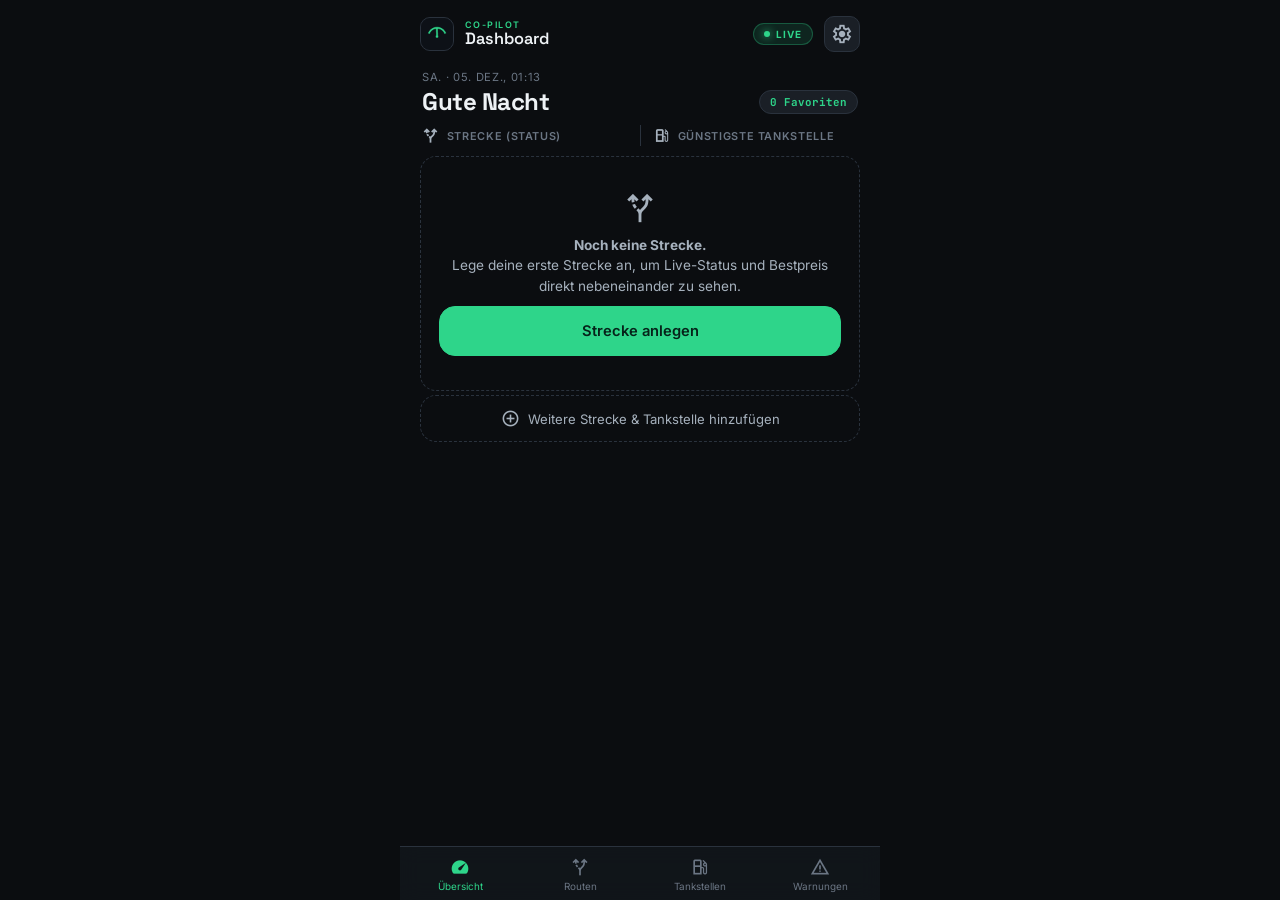
<file: index.html>
<!DOCTYPE html>
<html lang="de">
<head>
<meta charset="UTF-8" />
<meta http-equiv="refresh" content="0; url=./drive-check/" />
<title>Drive Check – DriveAssist</title>
</head>
<body>
<p>Weiterleitung zu <a href="./drive-check/">Drive Check</a> …</p>
<script>location.replace("./drive-check/");</script>
</body>
</html>
</file>
<file: drive-check/css/styles.css>
/* ==========================================================================
   DRIVE CHECK — Design Tokens
   Dunkles Automotive-Dashboard: ruhige Tiefe + ein digitaler Tacho-Akzent.
   ========================================================================== */
:root {
  /* Basis-Palette */
  --bg-0: #0b0d10;          /* tiefster Hintergrund */
  --bg-1: #12161b;          /* Kartenflächen */
  --bg-2: #1a1f26;          /* erhöhte Flächen / Inputs */
  --bg-3: #232a33;          /* Trennlinien, Hover */
  --line: #2a323d;

  --text-hi: #eef2f5;
  --text-mid: #a6b1bd;
  --text-low: #6b7684;

  /* Statusfarben (Pflicht laut Vorgabe) */
  --status-free: #2ed58a;      /* grün */
  --status-notice: #e8c94b;    /* gelb */
  --status-hindered: #f0923a;  /* orange */
  --status-closed: #ef4b5f;    /* rot */
  --status-unknown: #6b7684;   /* grau */

  --accent: #2ed58a;
  --accent-dim: rgba(46, 213, 138, 0.14);

  /* Typografie */
  --font-display: "Space Grotesk", "Segoe UI", sans-serif;
  --font-body: "Inter", "Segoe UI", sans-serif;

  --radius-s: 10px;
  --radius-m: 16px;
  --radius-l: 22px;

  --nav-h: 64px;
  --safe-b: env(safe-area-inset-bottom, 0px);
}

* { box-sizing: border-box; }
html, body { height: 100%; }
body {
  margin: 0;
  background: var(--bg-0);
  color: var(--text-hi);
  font-family: var(--font-body);
  -webkit-tap-highlight-color: transparent;
  overscroll-behavior-y: none;
}

h1, h2, h3, .num { font-family: var(--font-display); letter-spacing: -0.01em; }

button { font-family: inherit; }

/* ---------- App-Rahmen ---------- */
#app {
  max-width: 480px;
  margin: 0 auto;
  min-height: 100dvh;
  display: flex;
  flex-direction: column;
  position: relative;
}

.topbar {
  display: flex;
  align-items: center;
  gap: 11px;
  padding: 16px 20px 10px;
}
.topbar .logo-img {
  width: 34px; height: 34px; border-radius: 10px; flex: none;
  object-fit: cover;
  border: 1px solid var(--line);
  background: var(--bg-2);
}
.topbar .brand { display: flex; flex-direction: column; min-width: 0; line-height: 1.1; }
.topbar .brand-eyebrow {
  font-size: 0.56rem; font-weight: 600; letter-spacing: 0.16em;
  color: var(--accent); text-transform: uppercase;
}
.topbar .brand-name {
  font-family: var(--font-display);
  font-size: 1.02rem; font-weight: 600; color: var(--text-hi);
  white-space: nowrap; overflow: hidden; text-overflow: ellipsis;
}
.topbar .live-badge {
  margin-left: auto; flex: none;
  display: inline-flex; align-items: center; gap: 6px;
  font-size: 0.62rem; font-weight: 700; letter-spacing: 0.1em;
  color: var(--status-free);
  background: rgba(46, 213, 138, 0.12);
  border: 1px solid rgba(46, 213, 138, 0.3);
  padding: 4px 10px;
  border-radius: 100px;
}
.topbar .live-badge::before {
  content: ""; width: 6px; height: 6px; border-radius: 50%;
  background: var(--status-free);
  box-shadow: 0 0 8px var(--status-free);
  animation: pulse 2s infinite;
}
.topbar .live-badge.offline { color: var(--status-hindered); border-color: var(--status-hindered); }
.topbar .live-badge.offline::before { background: var(--status-hindered); box-shadow: none; animation: none; }
.topbar .icon-btn {
  flex: none;
  width: 36px; height: 36px;
  display: flex; align-items: center; justify-content: center;
  background: var(--bg-2);
  border: 1px solid var(--line);
  border-radius: 10px;
  color: var(--text-mid);
  cursor: pointer;
}
.topbar .icon-btn:hover { color: var(--text-hi); }
.material-symbols-outlined {
  font-family: "Material Symbols Outlined";
  font-weight: normal;
  font-style: normal;
  font-size: 22px;
  line-height: 1;
  letter-spacing: normal;
  text-transform: none;
  display: inline-block;
  white-space: nowrap;
  word-wrap: normal;
  direction: ltr;
  -webkit-font-smoothing: antialiased;
  font-variation-settings: 'FILL' 0, 'wght' 400, 'GRAD' 0, 'opsz' 24;
}

main.view {
  flex: 1;
  padding: 6px 20px 24px;
  overflow-y: auto;
}
.view[hidden] { display: none; }

/* ---------- Hero-Statuskarte ---------- */
.hero {
  border-radius: var(--radius-l);
  background: linear-gradient(165deg, var(--bg-1), var(--bg-0));
  border: 1px solid var(--line);
  padding: 22px;
  margin: 10px 0 18px;
}
.hero .route-line {
  display: flex; align-items: center; gap: 8px;
  color: var(--text-mid); font-size: 0.85rem; margin-bottom: 14px;
}
.hero .route-line .sep { color: var(--text-low); }
.status-pill {
  display: inline-flex; align-items: center; gap: 8px;
  font-family: var(--font-display);
  font-size: 1.05rem;
  font-weight: 600;
  padding: 8px 4px;
}
.dot { width: 12px; height: 12px; border-radius: 50%; flex: none; }
.dot.free { background: var(--status-free); box-shadow: 0 0 10px var(--status-free); }
.dot.notice { background: var(--status-notice); box-shadow: 0 0 10px var(--status-notice); }
.dot.hindered { background: var(--status-hindered); box-shadow: 0 0 10px var(--status-hindered); }
.dot.closed { background: var(--status-closed); box-shadow: 0 0 10px var(--status-closed); }
.dot.unknown { background: var(--status-unknown); }

.hero .detail { color: var(--text-mid); font-size: 0.88rem; margin-top: 4px; }
.hero .meta-row {
  display: flex; justify-content: space-between;
  margin-top: 18px; padding-top: 14px; border-top: 1px solid var(--line);
  font-size: 0.78rem; color: var(--text-low);
}
.hero .meta-row .num { color: var(--text-hi); font-size: 1.4rem; display: block; }

/* ---------- Section ---------- */
.section { margin-bottom: 20px; }
.section-head {
  display: flex; align-items: center; justify-content: space-between;
  margin-bottom: 10px;
}
.section-head h2 {
  font-size: 0.72rem; font-weight: 600; margin: 0;
  color: var(--text-low); text-transform: none;
  letter-spacing: 0.02em;
}
.section-head a.link { font-size: 0.78rem; color: var(--accent); text-decoration: none; }

.card-list { display: flex; flex-direction: column; gap: 8px; }
.row-card {
  display: flex; align-items: center; gap: 12px;
  background: var(--bg-1);
  border: 1px solid var(--line);
  border-radius: var(--radius-m);
  padding: 13px 14px;
}
.row-card .dot { width: 9px; height: 9px; }
.row-card .rc-title { font-size: 0.9rem; font-weight: 500; }
.row-card .rc-sub { font-size: 0.75rem; color: var(--text-low); margin-top: 1px; }
.row-card .rc-value { margin-left: auto; text-align: right; font-size: 0.85rem; color: var(--text-mid); }
.row-card .rc-value .num { color: var(--text-hi); font-size: 1rem; }

/* Detail-Karten für Verkehrsmeldungen */
.detail-card { align-items: flex-start; }
.detail-card .dot { margin-top: 3px; }
.detail-card .rc-sub { margin-top: 3px; line-height: 1.45; }
.detail-card .time-range { color: var(--text-mid); font-size: 0.72rem; }

/* ---------- Buttons ---------- */
.btn {
  display: flex; align-items: center; justify-content: center; gap: 8px;
  width: 100%;
  padding: 15px;
  border-radius: var(--radius-m);
  border: 1px solid var(--line);
  background: var(--bg-1);
  color: var(--text-hi);
  font-size: 0.92rem;
  font-weight: 500;
  cursor: pointer;
}
.btn.primary { background: var(--accent); color: #06231a; border-color: var(--accent); font-weight: 600; }
.btn.ghost { background: transparent; }
.btn.danger { color: var(--status-closed); border-color: rgba(239,75,95,0.4); background: transparent; }
.btn-row { display: flex; gap: 10px; }

/* ---------- Formulare ---------- */
label { display: block; font-size: 0.78rem; color: var(--text-mid); margin: 14px 0 6px; }
input, select {
  width: 100%;
  background: var(--bg-2);
  border: 1px solid var(--line);
  border-radius: var(--radius-s);
  padding: 12px 13px;
  color: var(--text-hi);
  font-size: 0.92rem;
}
input:focus, select:focus, button:focus-visible, .btn:focus-visible {
  outline: 2px solid var(--accent);
  outline-offset: 1px;
}

/* ---------- Tankstellen-Ranking ---------- */
.fuel-seg {
  display: flex;
  gap: 6px;
  background: var(--bg-2);
  border: 1px solid var(--line);
  border-radius: var(--radius-s);
  padding: 4px;
}
.fuel-seg button {
  flex: 1;
  background: transparent;
  border: none;
  padding: 10px 12px;
  border-radius: calc(var(--radius-s) - 3px);
  color: var(--text-low);
  font-size: 0.85rem;
  font-family: var(--font-display);
  cursor: pointer;
}
.fuel-seg button.active {
  background: var(--bg-1);
  color: var(--accent);
  font-weight: 700;
  box-shadow: 0 0 0 1px var(--line);
}
.fuel-list { display: flex; flex-direction: column; gap: 8px; }
.fuel-tile {
  display: flex; align-items: center; gap: 12px;
  background: var(--bg-1);
  border: 1px solid var(--line);
  border-radius: var(--radius-m);
  padding: 13px 14px;
  position: relative;
}
.fuel-tile .dot { width: 9px; height: 9px; }
.fuel-info { flex: 1; min-width: 0; }
.fuel-name { font-size: 0.9rem; font-weight: 500; }
.fuel-meta { font-size: 0.75rem; color: var(--text-low); margin-top: 2px; }
.fuel-adds {
  display: flex; align-items: center; gap: 8px;
  margin-top: 8px;
}
.fuel-note { font-size: 0.7rem; color: var(--text-low); }
.fuel-live { font-size: 0.7rem; color: var(--status-free); }
.fuel-time { font-size: 0.7rem; color: var(--text-low); }
.fuel-mini {
  background: transparent;
  border: 1px solid var(--line);
  color: var(--text-mid);
  border-radius: var(--radius-s);
  padding: 5px 10px;
  font-size: 0.7rem;
  cursor: pointer;
}
.fuel-mini.danger { color: var(--status-closed); border-color: rgba(239,75,95,0.4); }
.fuel-price {
  margin-left: auto;
  text-align: right;
  flex: none;
  min-width: 86px;
}
.fuel-num {
  color: var(--accent);
  font-family: var(--font-display);
  font-size: 1.55rem;
  line-height: 1;
  font-weight: 700;
}
.fuel-num small { font-size: 0.8rem; color: var(--text-mid); font-weight: 500; }
.fuel-num.muted { color: var(--text-low); }
.fuel-sub { font-size: 0.7rem; color: var(--text-low); margin-top: 3px; }

/* ---------- Leerzustand ---------- */
.empty-state {
  text-align: center;
  padding: 40px 16px;
  color: var(--text-low);
  border: 1px dashed var(--line);
  border-radius: var(--radius-m);
}
.empty-state p { font-size: 0.85rem; margin: 6px 0 16px; }

/* ---------- Bottom Nav ---------- */
nav.tabbar {
  position: sticky; bottom: 0;
  display: grid;
  grid-template-columns: repeat(4, 1fr);
  background: rgba(18, 22, 27, 0.92);
  backdrop-filter: blur(10px);
  border-top: 1px solid var(--line);
  padding-bottom: var(--safe-b);
}
nav.tabbar button {
  background: none; border: none;
  display: flex; flex-direction: column; align-items: center; gap: 3px;
  padding: 10px 2px 8px;
  color: var(--text-low);
  font-size: 0.62rem;
  cursor: pointer;
}
nav.tabbar button svg { width: 21px; height: 21px; }
nav.tabbar button .material-symbols-outlined { font-size: 20px; }
nav.tabbar button.active { color: var(--accent); }
nav.tabbar button.active svg { filter: drop-shadow(0 0 6px var(--accent-dim)); }
nav.tabbar button.active .material-symbols-outlined { font-variation-settings: 'FILL' 1, 'wght' 400, 'GRAD' 0, 'opsz' 24; }

/* ---------- Karte ---------- */
#map-canvas { width: 100%; height: 60vh; border-radius: var(--radius-m); overflow: hidden; border: 1px solid var(--line); }

/* ---------- Toast ---------- */
#toast {
  position: fixed; left: 50%; bottom: calc(var(--nav-h) + 16px + var(--safe-b));
  transform: translateX(-50%) translateY(10px);
  background: var(--bg-2); border: 1px solid var(--line);
  padding: 10px 16px; border-radius: 100px; font-size: 0.8rem;
  opacity: 0; pointer-events: none; transition: opacity .2s, transform .2s;
  z-index: 50; max-width: 90%; text-align: center;
}
#toast.show { opacity: 1; transform: translateX(-50%) translateY(0); }

/* ---------- Dashboard v2 (Cockpit) ---------- */
.dash-head {
  display: flex; align-items: flex-start; justify-content: space-between;
  padding: 4px 2px 2px;
  gap: 10px;
}
.dash-head-left { min-width: 0; }
.dash-time {
  display: flex; align-items: center; gap: 6px;
  font-size: 0.72rem; color: var(--text-low);
  text-transform: uppercase; letter-spacing: 0.04em;
}
.dash-greeting {
  font-size: 1.35rem; font-weight: 700; margin: 3px 0 0;
  color: var(--text-hi);
  font-family: var(--font-display);
  letter-spacing: -0.02em;
}
.chip-live {
  display: inline-flex; align-items: center; gap: 6px;
  font-size: 0.68rem; font-weight: 600;
  color: var(--status-free);
  background: rgba(46, 213, 138, 0.12);
  border: 1px solid rgba(46, 213, 138, 0.25);
  padding: 4px 10px; border-radius: 100px;
  flex: none; letter-spacing: 0.06em;
}
.live-dot {
  width: 7px; height: 7px; border-radius: 50%;
  background: var(--status-free);
  box-shadow: 0 0 8px var(--status-free);
  animation: pulse 2s infinite;
}
@keyframes pulse { 0%, 100% { opacity: 1; } 50% { opacity: 0.35; } }
.chip-warn {
  font-size: 0.66rem; font-weight: 700;
  color: var(--status-hindered);
  background: rgba(240, 146, 58, 0.14);
  padding: 3px 9px; border-radius: 100px;
  letter-spacing: 0.06em;
}

.hero-v2 {
  border-radius: var(--radius-l);
  background: linear-gradient(165deg, var(--bg-1), var(--bg-0));
  border: 1px solid var(--line);
  padding: 18px;
  margin: 10px 0 18px;
  position: relative;
  overflow: hidden;
}
.hero-v2::before {
  content: "";
  position: absolute; inset-inline: 0; top: 0; height: 2px;
  background: linear-gradient(90deg, transparent, rgba(46, 213, 138, 0.45), transparent);
}
.hero-head {
  display: flex; align-items: center; gap: 10px;
  margin-bottom: 10px;
}
.hero-icon {
  display: flex; align-items: center; justify-content: center;
  width: 34px; height: 34px; border-radius: 10px; flex: none;
  background: var(--bg-2); border: 1px solid var(--line);
  font-size: 1.1rem;
}
.hero-titles { min-width: 0; display: flex; flex-direction: column; }
.hero-kicker {
  font-size: 0.62rem; letter-spacing: 0.1em; text-transform: uppercase;
  color: var(--text-low); font-weight: 600;
}
.hero-title {
  font-size: 1.02rem; font-weight: 600; color: var(--text-hi);
  white-space: nowrap; overflow: hidden; text-overflow: ellipsis;
  font-family: var(--font-display);
}
.hero-badge {
  margin-left: auto; flex: none;
  font-size: 0.62rem; font-weight: 600; letter-spacing: 0.04em;
  color: var(--text-mid);
  background: var(--bg-2); border: 1px solid var(--line);
  padding: 3px 8px; border-radius: 8px;
}
.hero-status {
  display: inline-flex; align-items: center; gap: 8px;
  font-family: var(--font-display); font-size: 1.08rem; font-weight: 600;
  padding: 6px 4px 0;
}
.hero-status .dot { width: 12px; height: 12px; }
.hero-detail {
  color: var(--text-mid); font-size: 0.84rem;
  margin-top: 4px; line-height: 1.45;
}
.hero-callout {
  display: flex; align-items: flex-start; gap: 8px;
  margin-top: 12px;
  background: rgba(240, 146, 58, 0.12);
  border: 1px solid rgba(240, 146, 58, 0.3);
  color: var(--status-hindered);
  border-radius: var(--radius-s);
  padding: 9px 11px;
  font-size: 0.78rem; font-weight: 500; line-height: 1.4;
}
.hero-callout.off {
  background: rgba(46, 213, 138, 0.1);
  border-color: rgba(46, 213, 138, 0.25);
  color: var(--status-free);
}

.telemetry {
  display: grid; grid-template-columns: repeat(3, 1fr);
  gap: 10px;
  margin: 14px 0;
  background: var(--bg-2);
  border: 1px solid var(--line);
  border-radius: var(--radius-m);
  padding: 12px 6px;
}
.metric { text-align: center; }
.metric + .metric { border-left: 1px solid var(--line); }
.metric-label {
  font-size: 0.62rem; text-transform: uppercase; letter-spacing: 0.06em;
  color: var(--text-low);
}
.metric-value {
  display: block; margin-top: 2px;
  font-family: var(--font-display); font-size: 1.15rem; font-weight: 700;
  color: var(--text-hi); line-height: 1.1;
}
.metric.inv .metric-value { color: var(--accent); }
.metric.warn .metric-value { color: var(--status-hindered); }
.metric-sub { font-size: 0.68rem; color: var(--text-low); margin-top: 2px; display: block; }
.hero-actions {
  display: grid; grid-template-columns: 1fr 1fr; gap: 10px;
}
.hero-actions .btn { text-align: center; font-family: var(--font-display); }
.hero-actions .btn.ghost { color: var(--accent); }

/* Incident cards (Dashboard) */
.incident-card {
  display: flex; align-items: flex-start; gap: 10px;
  background: var(--bg-1); border: 1px solid var(--line);
  border-radius: var(--radius-m);
  padding: 12px 13px;
}
.incident-card + .incident-card { margin-top: 8px; }
.incident-ico {
  display: flex; align-items: center; justify-content: center;
  width: 26px; height: 26px; border-radius: 8px; flex: none;
  margin-top: 1px; font-size: 0.9rem;
}
.incident-ico.notice { background: rgba(232, 201, 75, 0.15); }
.incident-ico.hindered { background: rgba(240, 146, 58, 0.15); }
.incident-ico.closed { background: rgba(239, 75, 95, 0.18); }
.incident-ico.free { background: rgba(46, 213, 138, 0.12); }
.incident-body { min-width: 0; flex: 1; }
.incident-head { display: flex; align-items: baseline; justify-content: space-between; gap: 8px; }
.incident-title {
  font-size: 0.74rem; font-weight: 700; text-transform: uppercase; letter-spacing: 0.04em;
  color: var(--status-hindered);
}
.incident-head.closed .incident-title { color: var(--status-closed); }
.incident-head.notice .incident-title { color: var(--status-notice); }
.incident-time { font-size: 0.66rem; color: var(--text-low); flex: none; }
.incident-sub { font-size: 0.78rem; color: var(--text-mid); margin-top: 3px; line-height: 1.45; }
.incident-meta { font-size: 0.68rem; color: var(--text-low); margin-top: 4px; }

/* Verkehrsfluss-Bar */
.flow-card {
  border-radius: var(--radius-m);
  background: var(--bg-1); border: 1px solid var(--line);
  padding: 14px;
}
.flow-bar {
  position: relative; height: 14px;
  border-radius: 100px;
  background: linear-gradient(90deg, rgba(46,213,138,0.6), rgba(46,213,138,0.35));
  border: 1px solid var(--line);
  overflow: visible;
}
.flow-seg {
  position: absolute; top: -2px; bottom: -2px;
  border-radius: 6px;
}
.flow-seg.notice { background: var(--status-notice); }
.flow-seg.hindered { background: var(--status-hindered); }
.flow-seg.closed { background: var(--status-closed); }
.flow-pos {
  position: absolute; top: -4px; left: 2%;
  width: 12px; height: 12px; border-radius: 50%;
  background: var(--primary, var(--accent));
  border: 2px solid var(--bg-0);
  box-shadow: 0 0 10px var(--accent);
}
.flow-labels {
  display: flex; justify-content: space-between;
  font-size: 0.68rem; color: var(--text-low); margin-top: 8px; gap: 8px;
}
.flow-labels .flow-end { text-align: right; overflow: hidden; text-overflow: ellipsis; white-space: nowrap; }
.flow-labels .flow-start { overflow: hidden; text-overflow: ellipsis; white-space: nowrap; }
.flow-legend {
  display: flex; flex-wrap: wrap; gap: 8px 12px;
  margin-top: 10px; font-size: 0.66rem; color: var(--text-low);
}
.flow-legend span { display: inline-flex; align-items: center; gap: 5px; }
.flow-legend i { width: 8px; height: 8px; border-radius: 50%; display: inline-block; }
.flow-legend .notice { background: var(--status-notice); }
.flow-legend .hindered { background: var(--status-hindered); }
.flow-legend .closed { background: var(--status-closed); }
.flow-legend .free { background: var(--status-free); }
.flow-empty { font-size: 0.78rem; color: var(--text-low); margin-top: 8px; }

/* Tankstellen-Karten */
.fuel-card {
  background: var(--bg-1); border: 1px solid var(--line);
  border-radius: var(--radius-m);
  padding: 14px;
  box-shadow: 0 1px 0 rgba(255,255,255,0.02);
}
.fuel-card + .fuel-card { margin-top: 10px; }
.fuel-card-head { display: flex; align-items: flex-start; justify-content: space-between; gap: 10px; }
.fuel-card-name { font-size: 0.95rem; font-weight: 600; font-family: var(--font-display); }
.fuel-card-badges { display: flex; gap: 6px; margin-top: 5px; flex-wrap: wrap; }
.pf-badge {
  font-size: 0.6rem; font-weight: 700; letter-spacing: 0.04em;
  padding: 2px 7px; border-radius: 100px;
}
.pf-badge.best { background: rgba(46,213,138,0.15); color: var(--status-free); }
.pf-badge.live { background: rgba(46,213,138,0.1); color: var(--status-free); }
.pf-badge.manual { background: var(--bg-2); color: var(--text-mid); border: 1px solid var(--line); }
.fuel-card-sub { font-size: 0.7rem; color: var(--text-low); margin-top: 2px; }
.fuel-card-cta { flex: none; margin-top: 2px; }
.price-grid { display: grid; grid-template-columns: 1fr 1fr; gap: 8px; margin-top: 12px; }
.price-cell {
  display: flex; align-items: center; justify-content: space-between; gap: 8px;
  background: var(--bg-2); border: 1px solid var(--line);
  border-radius: var(--radius-s); padding: 8px 10px;
}
.price-label { font-size: 0.68rem; color: var(--text-low); text-transform: uppercase; letter-spacing: 0.04em; }
.price-val { font-family: var(--font-display); font-weight: 700; font-size: 1rem; color: var(--text-hi); white-space: nowrap; }
.price-cell.best .price-val { color: var(--status-free); }

/* Schnellzugriff */
.quick-grid { display: grid; grid-template-columns: 1fr 1fr; gap: 10px; }
.quick-item {
  display: flex; flex-direction: column; gap: 2px;
  text-align: left;
  background: var(--bg-1); border: 1px solid var(--line);
  border-radius: var(--radius-m);
  padding: 14px;
  cursor: pointer;
  min-height: 84px;
  transition: transform 0.12s ease, background 0.12s ease;
}
.quick-item:hover { background: var(--bg-2); }
.quick-item:active { transform: scale(0.98); }
.quick-ico { width: 34px; height: 34px; display: flex; align-items: center; justify-content: center; font-size: 1.05rem; }
.quick-title { font-size: 0.82rem; font-weight: 600; color: var(--text-hi); font-family: var(--font-display); }
.quick-sub { font-size: 0.66rem; color: var(--text-low); }

::-webkit-scrollbar { width: 0; height: 0; }

/* ==========================================================================
   Dashboard v1.4 – Kompakt-Paare: Strecke (Status) + günstigste Tankstelle
   ========================================================================== */
.dash-head {
  display: flex; align-items: flex-end; justify-content: space-between;
  gap: 10px; padding: 2px 2px 4px;
}
.dash-time {
  font-size: 0.7rem; color: var(--text-low);
  text-transform: uppercase; letter-spacing: 0.06em;
  margin: 0;
}
.dash-greeting {
  font-size: 1.5rem; font-weight: 700; margin: 2px 0 0;
  color: var(--text-hi);
  font-family: var(--font-display);
  letter-spacing: -0.02em;
}
.dash-count {
  flex: none;
  font-family: "JetBrains Mono", var(--font-display);
  font-size: 0.68rem; font-weight: 700;
  color: var(--accent);
  background: var(--bg-2); border: 1px solid var(--line);
  padding: 4px 10px; border-radius: 100px;
  margin-bottom: 3px;
}

.dash-cols {
  display: grid; grid-template-columns: 1fr 1fr;
  margin: 4px 2px 10px;
}
.dash-cols > div {
  display: flex; align-items: center; gap: 7px;
  font-size: 0.68rem; font-weight: 600;
  text-transform: uppercase; letter-spacing: 0.06em;
  color: var(--text-low);
}
.dash-cols > div + div { border-left: 1px solid var(--line); padding-left: 12px; }
.dash-cols .col-ico {
  font-size: 17px; color: var(--text-mid);
  font-family: "Material Symbols Outlined";
}

.pair-list { display: flex; flex-direction: column; gap: 12px; }

.pair-card {
  background: var(--bg-1);
  border: 1px solid var(--line);
  border-radius: var(--radius-m);
  overflow: hidden;
}
.pair-head {
  display: flex; align-items: center; gap: 10px;
  padding: 12px 14px 10px;
}
.pair-ico {
  width: 34px; height: 34px; flex: none;
  border-radius: 10px;
  display: flex; align-items: center; justify-content: center;
  font-size: 19px;
  background: var(--bg-2);
}
.pair-ico.status-free { color: var(--status-free); background: rgba(46,213,138,0.12); }
.pair-ico.status-notice { color: var(--status-notice); background: rgba(232,201,75,0.14); }
.pair-ico.status-hindered { color: var(--status-hindered); background: rgba(240,146,58,0.14); }
.pair-ico.status-closed { color: var(--status-closed); background: rgba(239,75,95,0.18); }
.pair-ico.status-unknown { color: var(--text-mid); background: var(--bg-2); }
.pair-titles { min-width: 0; display: flex; flex-direction: column; flex: 1; }
.pair-title {
  font-size: 0.95rem; font-weight: 600; color: var(--text-hi);
  font-family: var(--font-display);
  white-space: nowrap; overflow: hidden; text-overflow: ellipsis;
}
.pair-sub {
  font-size: 0.7rem; color: var(--text-low); margin-top: 1px;
  white-space: nowrap; overflow: hidden; text-overflow: ellipsis;
}

.status-chip {
  flex: none;
  display: inline-flex; align-items: center; gap: 6px;
  font-family: var(--font-display);
  font-size: 0.62rem; font-weight: 700; letter-spacing: 0.06em;
  padding: 4px 9px; border-radius: 100px;
}
.status-chip.status-free { color: var(--status-free); background: rgba(46,213,138,0.12); }
.status-chip.status-notice { color: var(--status-notice); background: rgba(232,201,75,0.13); }
.status-chip.status-hindered { color: var(--status-hindered); background: rgba(240,146,58,0.14); }
.status-chip.status-closed { color: var(--status-closed); background: rgba(239,75,95,0.18); }
.status-chip.status-unknown { color: var(--text-mid); background: var(--bg-2); }

.pair-body {
  display: grid; grid-template-columns: 1fr 1fr;
  border-top: 1px solid var(--line);
}
.pair-col { padding: 10px 14px 12px; min-width: 0; }
.pair-col + .pair-col { border-left: 1px solid var(--line); }
.pair-caption {
  display: flex; align-items: center; gap: 5px;
  font-size: 0.6rem; font-weight: 700;
  text-transform: uppercase; letter-spacing: 0.08em;
  color: var(--text-low); margin-bottom: 8px;
}
.pair-caption .material-symbols-outlined { font-size: 15px; }

.route-metrics { display: flex; flex-wrap: wrap; gap: 6px; margin-bottom: 6px; }
.route-metric {
  font-family: "JetBrains Mono", var(--font-display);
  font-size: 0.7rem; font-weight: 700; color: var(--text-hi);
  background: var(--bg-2); border: 1px solid var(--line);
  padding: 4px 8px; border-radius: 8px;
}
.route-reason {
  display: block;
  font-size: 0.72rem; color: var(--text-mid);
  line-height: 1.45;
}
.route-alerts {
  display: inline-flex; align-items: center; gap: 6px;
  margin-top: 8px;
  width: 100%;
  font-size: 0.7rem; font-weight: 600;
  color: var(--status-hindered);
  background: rgba(240,146,58,0.08);
  border: 1px solid rgba(240,146,58,0.28);
  border-radius: var(--radius-s);
  padding: 8px 10px;
  cursor: pointer;
  text-align: left;
}
.route-alerts .material-symbols-outlined { font-size: 16px; flex: none; }
.route-alerts:hover { background: rgba(240,146,58,0.14); }

.station-card { display: flex; flex-direction: column; gap: 6px; }
.station-head { display: flex; align-items: center; gap: 7px; min-width: 0; }
.station-flag { flex: none; font-size: 0.9rem; }
.station-name {
  font-size: 0.78rem; font-weight: 600; color: var(--text-hi);
  white-space: nowrap; overflow: hidden; text-overflow: ellipsis;
}
.station-price {
  display: flex; align-items: baseline; gap: 7px;
  font-family: "JetBrains Mono", var(--font-display);
}
.station-price-val {
  font-size: 1.35rem; font-weight: 700; line-height: 1;
  color: var(--accent);
}
.station-price-sub {
  font-size: 0.62rem; font-weight: 600; letter-spacing: 0.05em;
  color: var(--text-low); text-transform: uppercase;
}
.station-meta {
  display: flex; align-items: center; flex-wrap: wrap; gap: 5px 9px;
  margin-top: 1px;
}
.station-dist { font-size: 0.66rem; color: var(--text-low); }

.station-empty {
  font-size: 0.78rem; color: var(--text-low); line-height: 1.5;
}
.station-empty a { color: var(--accent); }

.dash-add { padding: 4px 0 2px; }
.dash-add-btn {
  width: 100%;
  display: flex; align-items: center; justify-content: center; gap: 8px;
  background: transparent;
  border: 1px dashed var(--line);
  border-radius: var(--radius-m);
  padding: 13px;
  color: var(--text-mid);
  font-size: 0.82rem; cursor: pointer;
  transition: color 0.12s ease, border-color 0.12s ease;
}
.dash-add-btn:hover { color: var(--accent); border-color: rgba(46,213,138,0.5); }
.dash-add-btn .material-symbols-outlined { font-size: 19px; }

.pair-empty {
  display: flex; flex-direction: column; align-items: center; gap: 10px;
  text-align: center;
  padding: 34px 18px;
  border: 1px dashed var(--line);
  border-radius: var(--radius-m);
  color: var(--text-low);
}
.pair-empty .material-symbols-outlined { font-size: 34px; color: var(--text-mid); }
.pair-empty p { font-size: 0.85rem; margin: 0; line-height: 1.5; color: var(--text-mid); }

/* ---------- Warnungen-View ---------- */
.chip-warn {
  font-size: 0.66rem; font-weight: 700;
  color: var(--status-hindered);
  background: rgba(240, 146, 58, 0.14);
  padding: 4px 10px; border-radius: 100px;
  letter-spacing: 0.06em;
}
.warning-group {
  background: var(--bg-1); border: 1px solid var(--line);
  border-radius: var(--radius-m);
  padding: 12px 14px;
}
.warning-group + .warning-group { margin-top: 10px; }
.warning-group.status-closed { border-color: rgba(239,75,95,0.45); }
.warning-group.status-hindered { border-color: rgba(240,146,58,0.4); }
.warning-head { display: flex; align-items: center; gap: 9px; }
.warning-route {
  font-size: 0.86rem; font-weight: 600; color: var(--text-hi);
  font-family: var(--font-display);
  white-space: nowrap; overflow: hidden; text-overflow: ellipsis;
}
.warning-reason { font-size: 0.74rem; color: var(--text-mid); margin-top: 7px; line-height: 1.45; }
.warning-events { margin-top: 10px; }
.warning-empty {
  display: flex; flex-direction: column; align-items: center; gap: 10px;
  text-align: center;
  padding: 34px 18px;
  border: 1px dashed var(--line);
  border-radius: var(--radius-m);
  color: var(--text-low);
}
.warning-empty .material-symbols-outlined { font-size: 34px; color: var(--accent); }
.warning-empty p { font-size: 0.85rem; margin: 0; line-height: 1.5; color: var(--text-mid); }

.hint { font-size: 0.72rem; color: var(--text-low); margin: 14px 0 0; line-height: 1.55; }

/* ---------- Meldungs-Detail-View ---------- */
.detail-top {
  display: flex; align-items: center; gap: 12px;
  padding: 2px 0 12px;
}
.detail-top h2 {
  font-size: 0.74rem; font-weight: 600; letter-spacing: 0.08em;
  color: var(--text-low); margin: 0;
}
.detail-head {
  display: flex; align-items: center; gap: 10px;
  background: var(--bg-1); border: 1px solid var(--line);
  border-radius: var(--radius-m);
  padding: 12px 14px;
}
.detail-ico {
  width: 34px; height: 34px; flex: none;
  border-radius: 10px;
  display: flex; align-items: center; justify-content: center;
  font-size: 19px;
  background: var(--bg-2);
}
.detail-ico.status-free { color: var(--status-free); background: rgba(46,213,138,0.12); }
.detail-ico.status-notice { color: var(--status-notice); background: rgba(232,201,75,0.14); }
.detail-ico.status-hindered { color: var(--status-hindered); background: rgba(240,146,58,0.14); }
.detail-ico.status-closed { color: var(--status-closed); background: rgba(239,75,95,0.18); }
.detail-ico.status-unknown { color: var(--text-mid); background: var(--bg-2); }
.detail-titles { min-width: 0; display: flex; flex-direction: column; flex: 1; }
.detail-name {
  font-size: 0.95rem; font-weight: 600; color: var(--text-hi);
  font-family: var(--font-display);
  white-space: nowrap; overflow: hidden; text-overflow: ellipsis;
}
.detail-sub {
  font-size: 0.7rem; color: var(--text-low); margin-top: 1px;
  white-space: nowrap; overflow: hidden; text-overflow: ellipsis;
}
.detail-reason {
  font-size: 0.74rem; color: var(--text-mid);
  line-height: 1.45; margin-top: 8px;
  padding: 0 2px;
}
.detail-count {
  font-size: 0.68rem; font-weight: 700; letter-spacing: 0.08em;
  color: var(--text-low); text-transform: uppercase;
  margin-bottom: 8px;
}
.warning-detail {
  flex: none;
  display: inline-flex; align-items: center; gap: 2px;
  background: var(--bg-2); border: 1px solid var(--line);
  color: var(--text-mid);
  border-radius: var(--radius-s);
  padding: 5px 8px;
  font-size: 0.66rem; font-weight: 600;
  cursor: pointer;
}
.warning-detail:hover { color: var(--accent); border-color: rgba(46,213,138,0.4); }
.warning-detail .material-symbols-outlined { font-size: 15px; }
</file>
